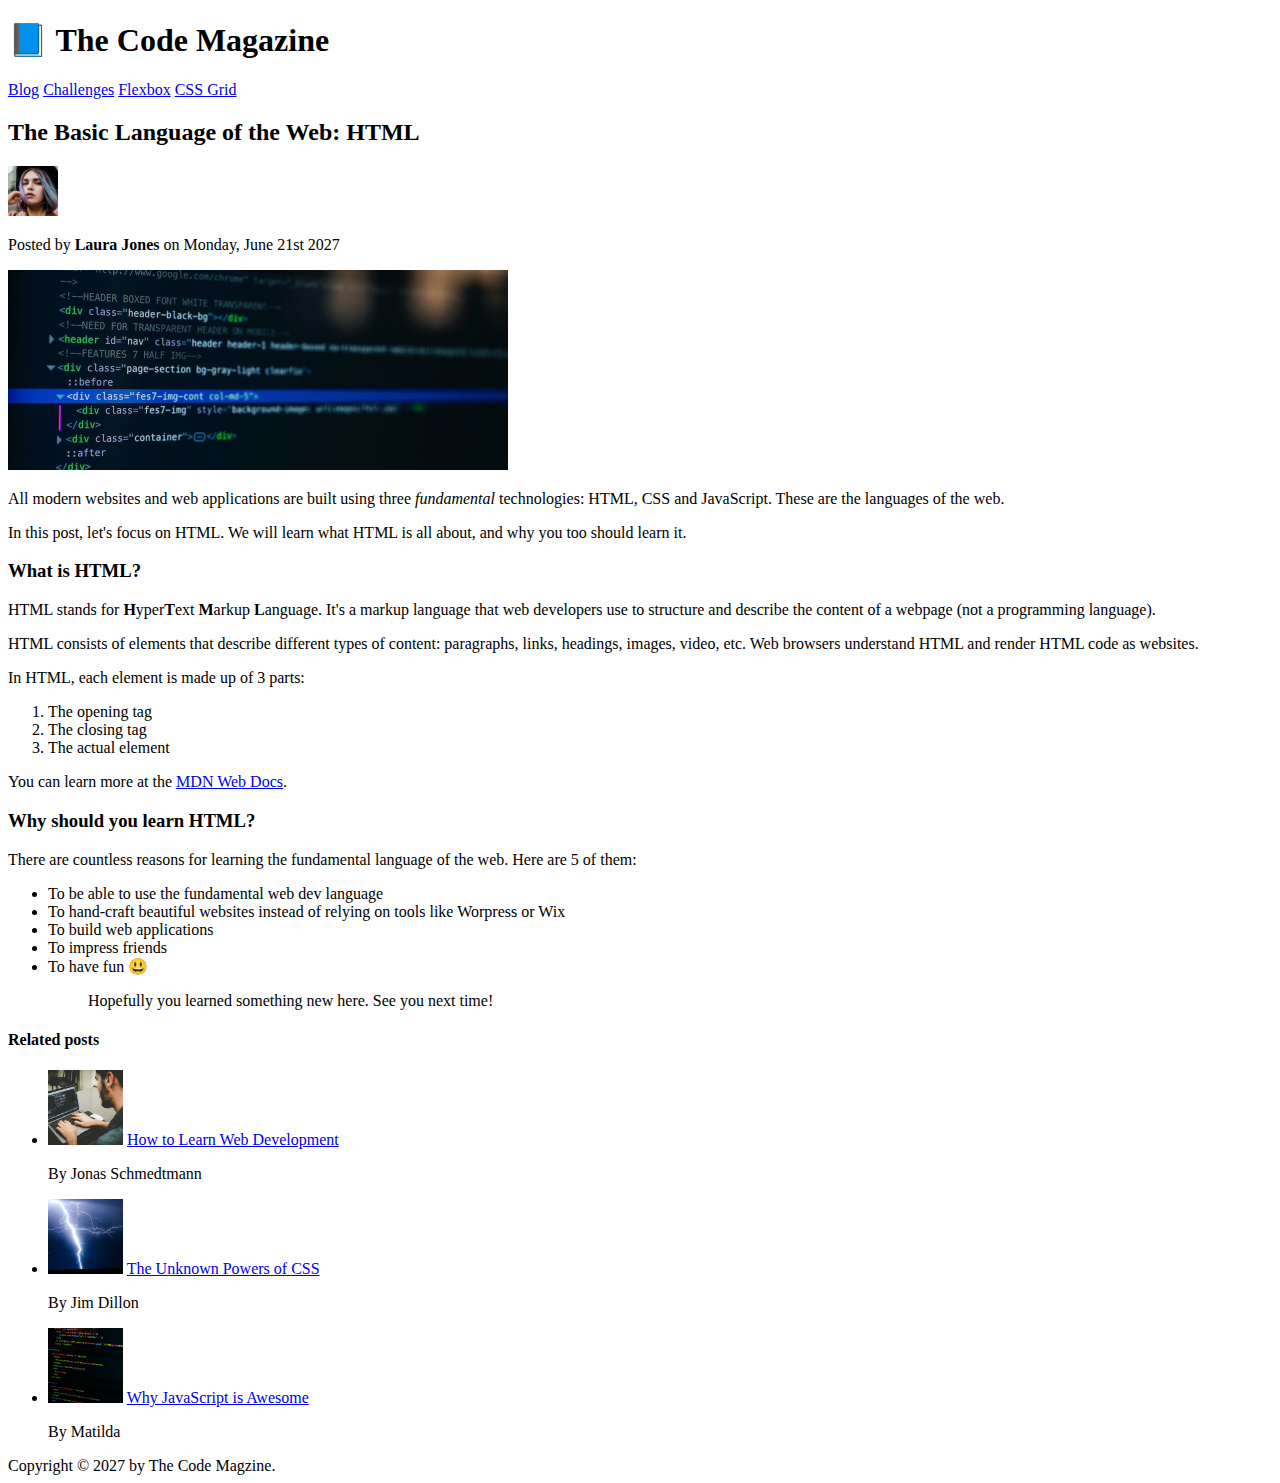
<file: starter/02-HTML-Fundamentals/index.html>
<!DOCTYPE html>
<html lang="en">
  <head>
    <meta charset="UTF-8" />
    <title>The Basic Language of the Web: HTML</title>
  </head>

  <body>
    <!--abcwefwe -->
    <header>
      <h1>📘 The Code Magazine</h1>
      <nav>
        <a href="blog.html">Blog</a>
        <a href="#">Challenges</a>
        <a href="#">Flexbox</a>
        <a href="#">CSS Grid</a>
      </nav>
    </header>
    <article>
      <header>
        <h2>The Basic Language of the Web: HTML</h2>
        <img src="img/laura-jones.jpg" alt="Headshot of Laura Jones" width="50" height="50"/>
        <p>Posted by <strong>Laura Jones</strong> on Monday, June 21st 2027</p>
        <img src="img/post-img.jpg" alt="HTML code on a screen" width="500" height="200" />

        <p>
          All modern websites and web applications are built using three
          <em>fundamental</em>
          technologies: HTML, CSS and JavaScript. These are the languages of the
          web.
        </p>
        <p>
          In this post, let's focus on HTML. We will learn what HTML is all about,
          and why you too should learn it.
        </p>
      </header>

      <h3>What is HTML?</h3>
      <p>
        HTML stands for <strong>H</strong>yper<strong>T</strong>ext
        <strong>M</strong>arkup <strong>L</strong>anguage. It's a markup language
        that web developers use to structure and describe the content of a webpage
        (not a programming language).
      </p>
      <p>
        HTML consists of elements that describe different types of content:
        paragraphs, links, headings, images, video, etc. Web browsers understand
        HTML and render HTML code as websites.
      </p>
      <p>In HTML, each element is made up of 3 parts:</p>
      <ol>
        <li>The opening tag</li>
        <li>The closing tag</li>
        <li>The actual element</li>
      </ol>
      <p>You can learn more at the <a href="https://developer.mozilla.org/en-US/docs/Web/HTML" target="_blank">MDN Web Docs</a>.</p>

      <h3>Why should you learn HTML?</h3>
      <p>
        There are countless reasons for learning the fundamental language of the
        web. Here are 5 of them:
      </p>
      <ul>
        <li>To be able to use the fundamental web dev language</li>
        <li>To hand-craft beautiful websites instead of relying on tools like Worpress or Wix</li>
        <li>To build web applications</li>
        <li>To impress friends</li>
        <li>To have fun 😃</li>
      <ul>
      <p>Hopefully you learned something new here. See you next time!</p>
    </article>
    <aside>
      <h4>Related posts</h4>
      <ul>
        <li>
          <img src="img/related-1.jpg" alt="Person programming" width="75"/>
          <a href="#">How to Learn Web Development</a>
          <p>By Jonas Schmedtmann</p>
        </li>
        <li>
          <img src="img/related-2.jpg" alt="JavaScript code on a screen" width="75"/>
          <a href="#">The Unknown Powers of CSS</a>
          <p>By Jim Dillon</p>
        </li>
        <li>
          <img src="img/related-3.jpg" alt="first related image" width="75"/>
          <a href="#">Why JavaScript is Awesome</a>
          <p>By Matilda</p>
        </li>
      </ul>
    </aside>
    <footer>
      Copyright &copy; 2027 by The Code Magzine.
    </footer>
      
  </body>
</html>
</file>
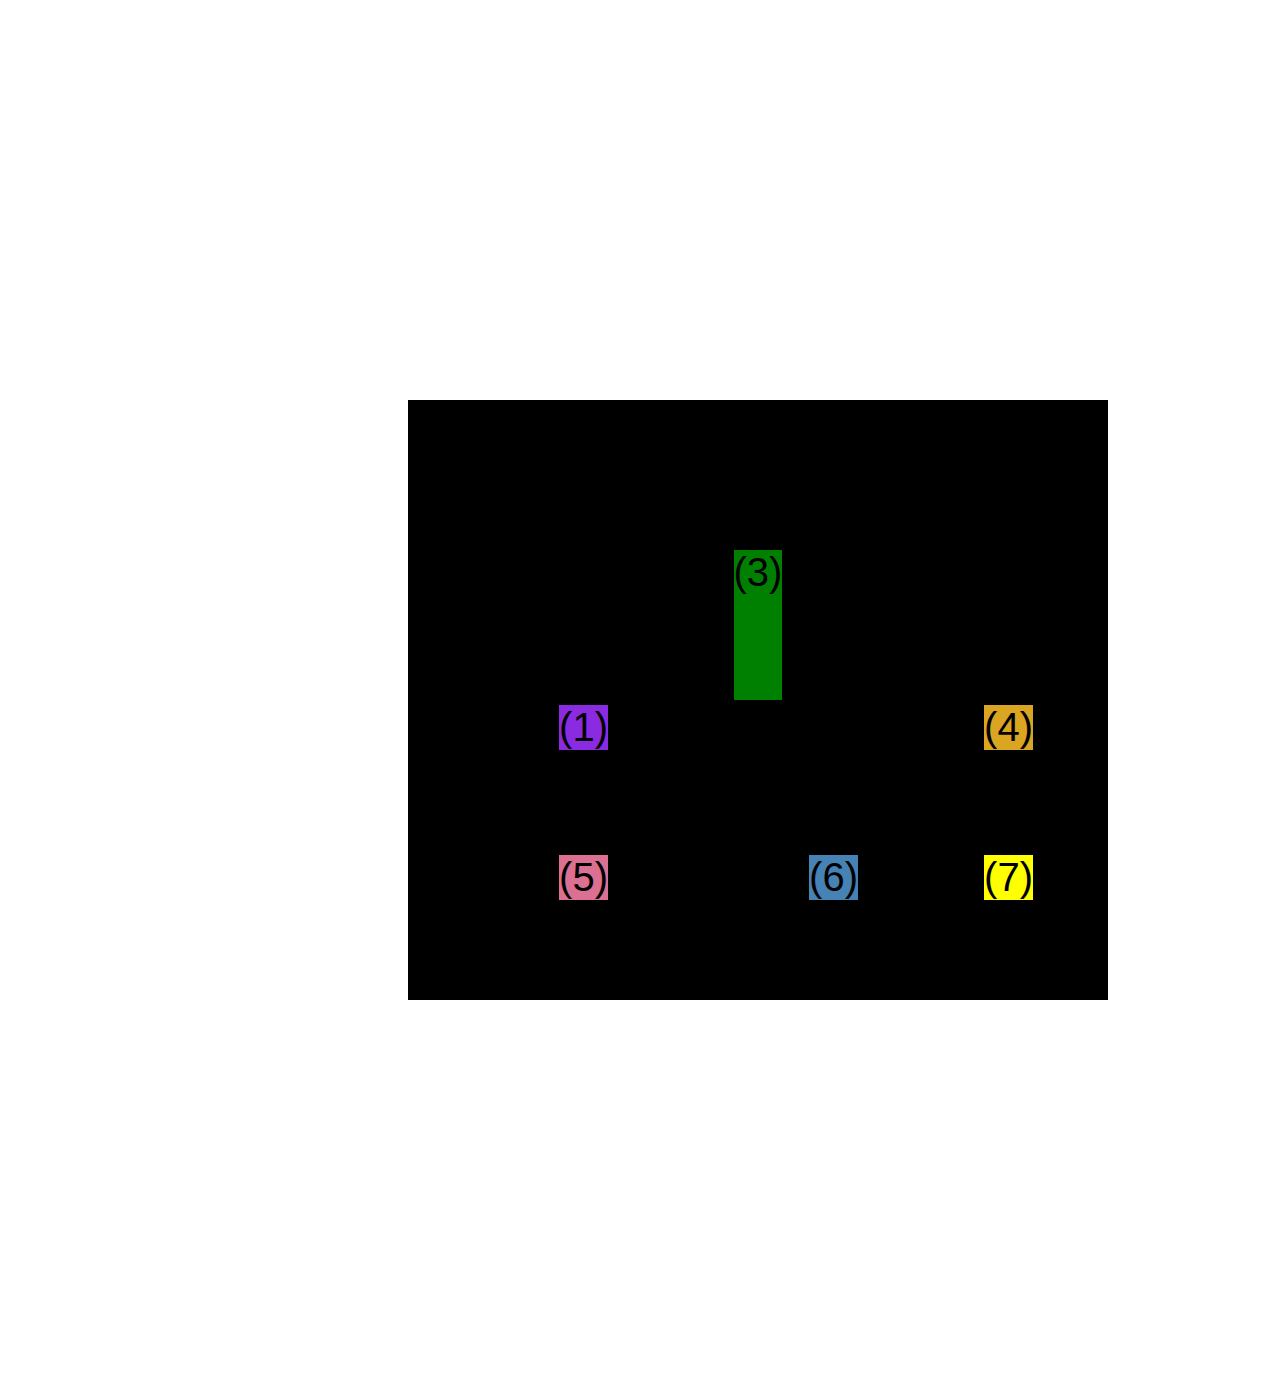
<file: starter/04-CSS-Layouts/css-grid.html>
<!DOCTYPE html>
<html lang="en">
  <head>
    <meta charset="UTF-8" />
    <meta http-equiv="X-UA-Compatible" content="IE=edge" />
    <meta name="viewport" content="width=device-width, initial-scale=1.0" />
    <title>CSS Grid</title>
    <style>
      .el--1 {
        background-color: blueviolet;
      }
      .el--2 {
        background-color: orangered;
      }
      .el--3 {
        background-color: green;
        height: 150px;
      }
      .el--4 {
        background-color: goldenrod;
      }
      .el--5 {
        background-color: palevioletred;
      }
      .el--6 {
        background-color: steelblue;
      }
      .el--7 {
        background-color: yellow;
      }
      .el--8 {
        background-color: crimson;
      }

      .container--1 {
        /* STARTER */

        font-family: sans-serif;
        background-color: #ddd;
        font-size: 30px;
        margin: 40px;

        /* CSS GRID */
        display: grid;
        grid-template-columns: repeat(4, 1fr);
        grid-template-rows: 1fr 1fr;
        /* height: 500px; */

        /* gap: 30px; */
        column-gap: 20px;
        row-gap: 40px;
        display: none;
      }

      .el--8 {
        grid-column: 2 / 3;
        /* grid-row: 1 / 4; */
        grid-row: 1/ 2;
      }

      .el--2 {
        /* grid-column: 1 / span 4; */
        /* grid-column: 1 / 5; */
        grid-column: 1 / -1;
        grid-row: 2;
      }

      .el--6 {
        /* grid-row: 3 / 4; */
      }

      .container--2 {
        /* display: none; */

        /* STARTER */
        font-family: sans-serif;
        background-color: black;
        font-size: 40px;
        margin: 400px;

        width: 700px;
        height: 600px;

        /* CSS GRID */
        display: grid;
        grid-template-columns: 125px 200px 125px;
        grid-template-rows: 250px 100px;
        gap: 50px;

        /* Aligning tracks inside container: distribute empty space */
        justify-content: center;
        /* justify-content: space-between; */

        align-content: center;
        /* Aligning items INSIDE cells: moving items around inside cells */
        align-items: end;
        justify-items: end;
      }

      .el--3 {
        align-self: center;
        justify-self: center;
      }
    </style>
  </head>
  <body>
    <div class="container--1">
      <div class="el el--1">(1) HTML</div>
      <div class="el el--2">(2) and</div>
      <div class="el el--3">(3) CSS</div>
      <div class="el el--4">(4) are</div>
      <div class="el el--5">(5) amazing</div>
      <div class="el el--6">(6) languages</div>
      <!-- <div class="el el--7">(7) to</div> -->
      <div class="el el--8">(8) learn</div>
    </div>

    <div class="container--2">
      <div class="el el--1">(1)</div>
      <div class="el el--3">(3)</div>
      <div class="el el--4">(4)</div>
      <div class="el el--5">(5)</div>
      <div class="el el--6">(6)</div>
      <div class="el el--7">(7)</div>
    </div>
  </body>
</html>
</file>
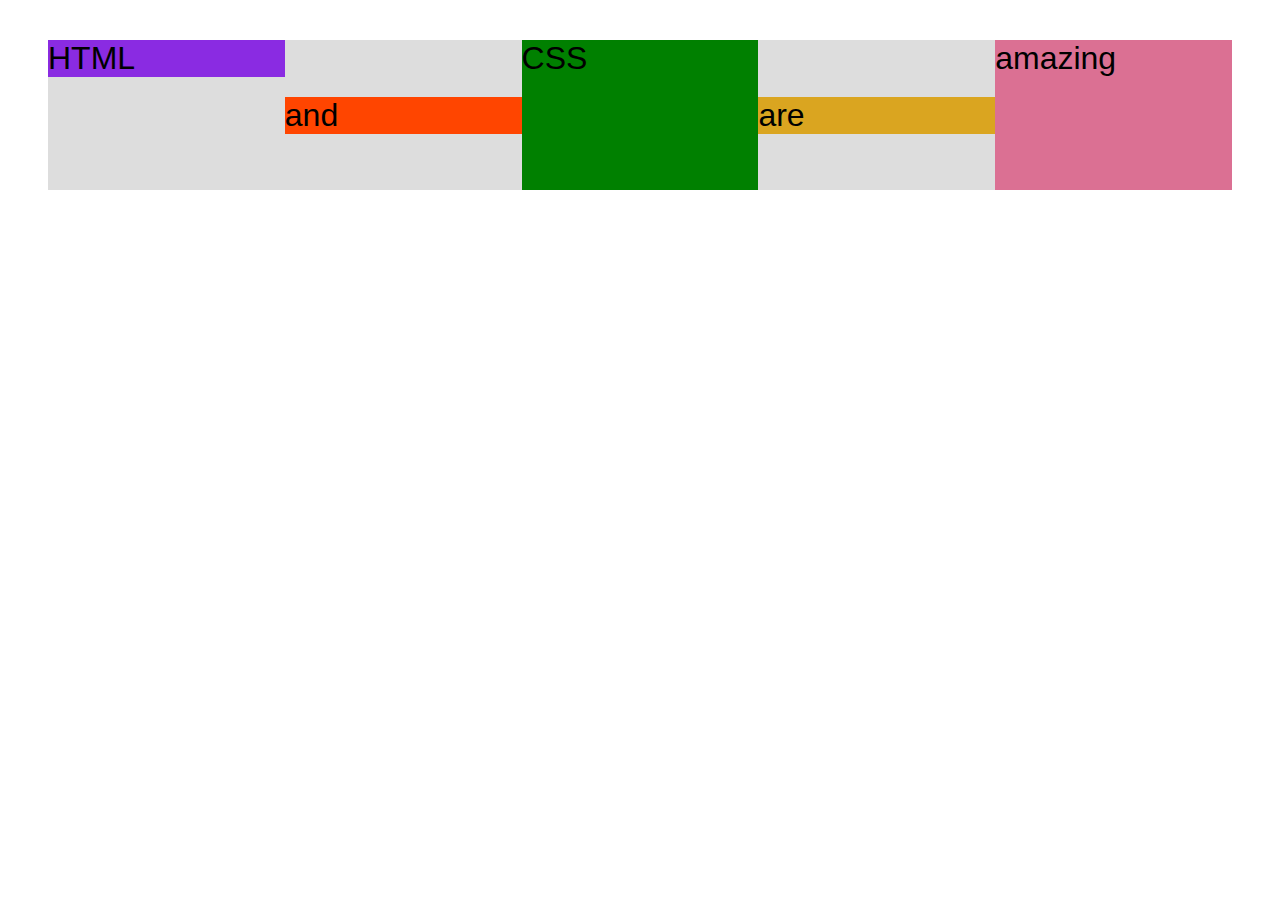
<file: starter/04-CSS-Layouts/flexbox.html>
<!DOCTYPE html>
<html lang="en">
  <head>
    <meta charset="UTF-8" />
    <meta http-equiv="X-UA-Compatible" content="IE=edge" />
    <meta name="viewport" content="width=device-width, initial-scale=1.0" />
    <title>Flexbox</title>
    <style>
      .el--1 {
        background-color: blueviolet;
      }
      .el--2 {
        background-color: orangered;
      }
      .el--3 {
        background-color: green;
        height: 150px;
      }
      .el--4 {
        background-color: goldenrod;
      }
      .el--5 {
        background-color: palevioletred;
      }
      .el--6 {
        background-color: steelblue;
      }
      .el--7 {
        background-color: yellow;
      }
      .el--8 {
        background-color: crimson;
      }

      .container {
        /* STARTER */
        font-family: sans-serif;
        background-color: #ddd;
        font-size: 32px;
        margin: 40px;

        /* FLEXBOX */
        display: flex;
        align-items: center;
        justify-content: flex-start;
        /* gap: 30px; */
      }

      .el {
        /* DEFAULTS:
        flex-grow: 0;
        flex-shrink: 1;
        flex-basis: auto;
        */
        /* flex-basis: 200px;
        flex-shrink: 0; */
        /* flex: 0 0 200px; */
        /* flex-grow: 1; */

        flex: 1;
      }

      .el--1 {
        align-self: flex-start;
        /* order: 2; */
        /* flex-grow: 2; */
      }

      .el--5 {
        align-self: stretch;
        order: 1;
      }

      .el--6 {
        order: -1;
      }
    </style>
  </head>
  <body>
    <div class="container">
      <div class="el el--1">HTML</div>
      <div class="el el--2">and</div>
      <div class="el el--3">CSS</div>
      <div class="el el--4">are</div>
      <div class="el el--5">amazing</div>
      <!-- <div class="el el--6">languages</div> -->
      <!-- <div class="el el--7">to</div>
      <div class="el el--8">learn</div> -->
    </div>
  </body>
</html>
</file>
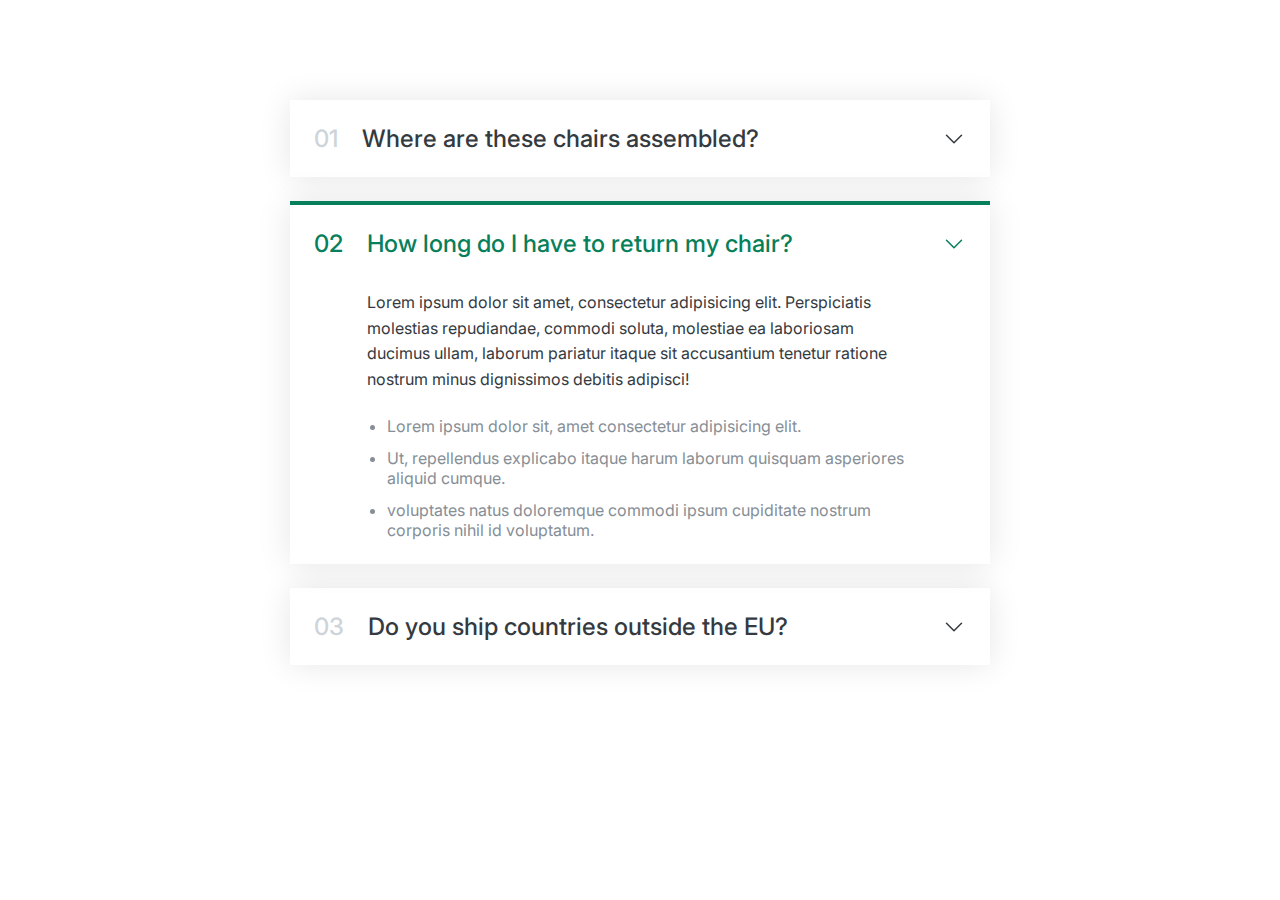
<file: starter/06-Components/01-accordion.html>
<!DOCTYPE html>
<html lang="en">
  <head>
    <meta charset="UTF-8" />
    <meta http-equiv="X-UA-Compatible" content="IE=edge" />
    <meta name="viewport" content="width=device-width, initial-scale=1.0" />
    <link rel="preconnect" href="https://fonts.googleapis.com" />
    <link rel="preconnect" href="https://fonts.gstatic.com" crossorigin />
    <link
      href="https://fonts.googleapis.com/css2?family=Inter:wght@400;500;700&display=swap"
      rel="stylesheet"
    />
    <title>Accordion Component</title>
    <style>
      /*
      SPACING SYSTEM (px)
      2 / 4 / 8 / 12 / 16 / 24 / 32 / 48 / 64 / 80 / 96 / 128

      FONT SIZE SYSTEM (px)
      10 / 12 / 14 / 16 / 18 / 20 / 24 / 30 / 36 / 44 / 52 / 62 / 74 / 86 / 98
      */

      /*
      MAIN COLOR: #087f5b
      GREY COLOR: #343a40
      */

      * {
        margin: 0;
        padding: 0;
        box-sizing: border-box;
      }
      body {
        font-family: "Inter", sans-serif;
        color: #343a40;
        /* line-height: 1; */
      }

      .accordion {
        width: 700px;
        margin: 100px auto;
        /* background-color: #343a40; */
      }

      .item {
        box-shadow: 0 0 32px rgba(0, 0, 0, 0.1);
        padding: 24px;
        display: grid;
        grid-template-columns: auto 1fr auto;
        column-gap: 24px;
        row-gap: 32px;
        align-items: center;
      }

      .number,
      .text {
        font-size: 24px;
        font-weight: 500;
        /* color: #087f5b; */
      }

      .number {
        color: #ced4da;
      }

      .icon {
        width: 24px;
        height: 24px;
        /* stroke: #087f5b; */
      }
      .hidden-box {
        grid-column: 2;
        display: none;
      }
      .hidden-box p {
        line-height: 1.6;
        margin-bottom: 24px;
      }
      .hidden-box ul {
        color: #868e96;
        margin-left: 20px;
        display: flex;
        flex-direction: column;
        gap: 12px;
      }

      .accordion {
        display: flex;
        flex-direction: column;
        gap: 24px;
      }

      .open {
        border-top: 4px solid #087f5b;
      }

      .open .hidden-box {
        display: block;
      }
      .open .text,
      .open .number {
        color: #087f5b;
      }
      .open .icon {
        stroke: #087f5b;
      }
    </style>
  </head>
  <body>
    <div class="accordion">
      <div class="item">
        <p class="number">01</p>
        <p class="text">Where are these chairs assembled?</p>
        <svg
          xmlns="http://www.w3.org/2000/svg"
          fill="none"
          viewBox="0 0 24 24"
          stroke-width="1.5"
          stroke="currentColor"
          class="icon"
        >
          <path
            stroke-linecap="round"
            stroke-linejoin="round"
            d="M19.5 8.25l-7.5 7.5-7.5-7.5"
          />
        </svg>
        <div class="hidden-box">
          <p>
            Lorem ipsum dolor sit amet, consectetur adipisicing elit.
            Perspiciatis molestias repudiandae, commodi soluta, molestiae ea
            laboriosam ducimus ullam, laborum pariatur itaque sit accusantium
            tenetur ratione nostrum minus dignissimos debitis adipisci!
          </p>
          <ul>
            <li>Lorem ipsum dolor sit, amet consectetur adipisicing elit.</li>
            <li>
              Ut, repellendus explicabo itaque harum laborum quisquam asperiores
              aliquid cumque.
            </li>
            <li>
              voluptates natus doloremque commodi ipsum cupiditate nostrum
              corporis nihil id voluptatum.
            </li>
          </ul>
        </div>
      </div>

      <div class="item open">
        <p class="number">02</p>
        <p class="text">How long do I have to return my chair?</p>
        <svg
          xmlns="http://www.w3.org/2000/svg"
          fill="none"
          viewBox="0 0 24 24"
          stroke-width="1.5"
          stroke="currentColor"
          class="icon"
        >
          <path
            stroke-linecap="round"
            stroke-linejoin="round"
            d="M19.5 8.25l-7.5 7.5-7.5-7.5"
          />
        </svg>
        <div class="hidden-box">
          <p>
            Lorem ipsum dolor sit amet, consectetur adipisicing elit.
            Perspiciatis molestias repudiandae, commodi soluta, molestiae ea
            laboriosam ducimus ullam, laborum pariatur itaque sit accusantium
            tenetur ratione nostrum minus dignissimos debitis adipisci!
          </p>
          <ul>
            <li>Lorem ipsum dolor sit, amet consectetur adipisicing elit.</li>
            <li>
              Ut, repellendus explicabo itaque harum laborum quisquam asperiores
              aliquid cumque.
            </li>
            <li>
              voluptates natus doloremque commodi ipsum cupiditate nostrum
              corporis nihil id voluptatum.
            </li>
          </ul>
        </div>
      </div>

      <div class="item">
        <p class="number">03</p>
        <p class="text">Do you ship countries outside the EU?</p>
        <svg
          xmlns="http://www.w3.org/2000/svg"
          fill="none"
          viewBox="0 0 24 24"
          stroke-width="1.5"
          stroke="currentColor"
          class="icon"
        >
          <path
            stroke-linecap="round"
            stroke-linejoin="round"
            d="M19.5 8.25l-7.5 7.5-7.5-7.5"
          />
        </svg>
        <div class="hidden-box">
          <p>
            Lorem ipsum dolor sit amet, consectetur adipisicing elit.
            Perspiciatis molestias repudiandae, commodi soluta, molestiae ea
            laboriosam ducimus ullam, laborum pariatur itaque sit accusantium
            tenetur ratione nostrum minus dignissimos debitis adipisci!
          </p>
          <ul>
            <li>Lorem ipsum dolor sit, amet consectetur adipisicing elit.</li>
            <li>
              Ut, repellendus explicabo itaque harum laborum quisquam asperiores
              aliquid cumque.
            </li>
            <li>
              voluptates natus doloremque commodi ipsum cupiditate nostrum
              corporis nihil id voluptatum.
            </li>
          </ul>
        </div>
      </div>
    </div>
  </body>
</html>
</file>
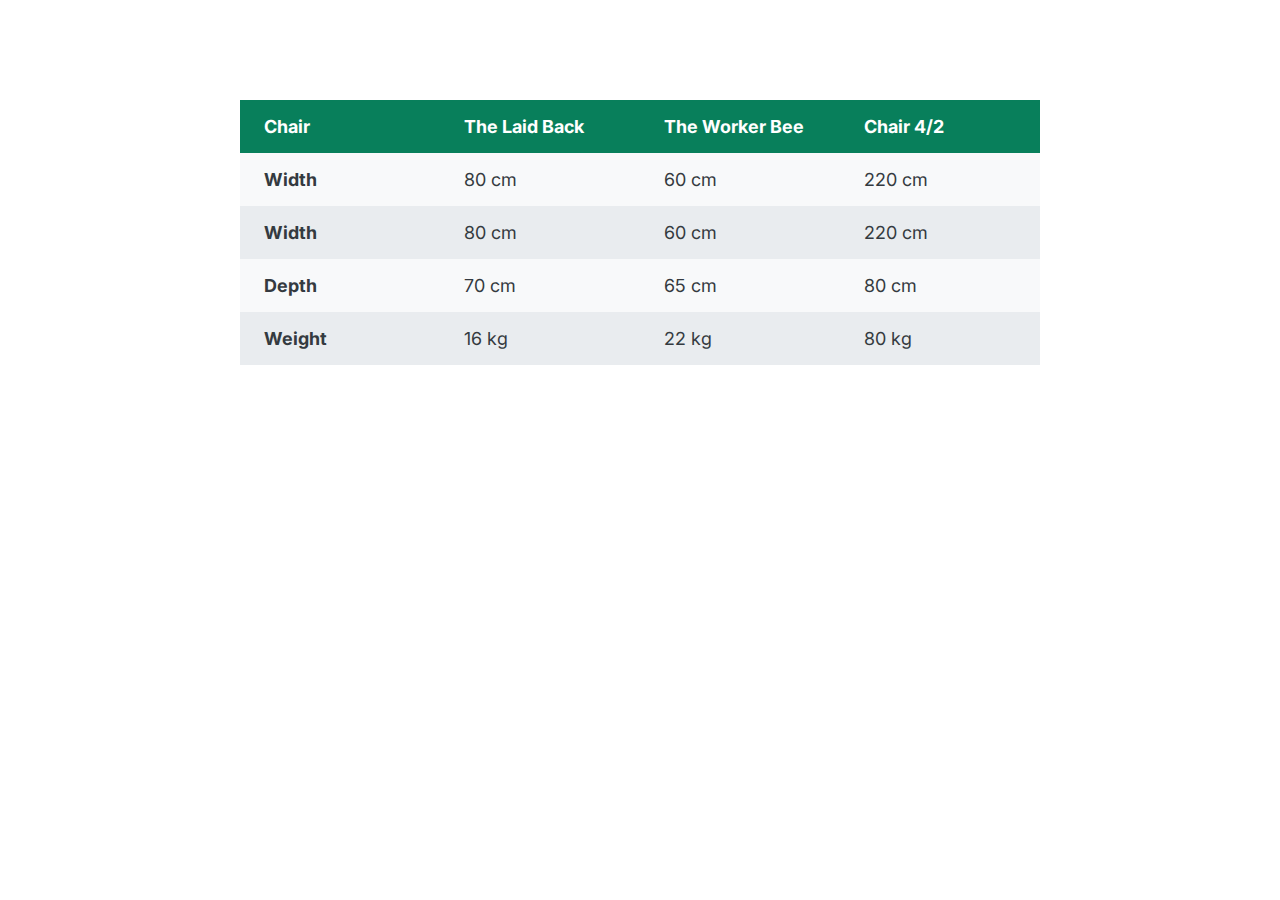
<file: starter/06-Components/03-table.html>
<!DOCTYPE html>
<html lang="en">
  <head>
    <meta charset="UTF-8" />
    <meta http-equiv="X-UA-Compatible" content="IE=edge" />
    <meta name="viewport" content="width=device-width, initial-scale=1.0" />
    <link rel="preconnect" href="https://fonts.googleapis.com" />
    <link rel="preconnect" href="https://fonts.gstatic.com" crossorigin />
    <link
      href="https://fonts.googleapis.com/css2?family=Inter:wght@400;500;700&display=swap"
      rel="stylesheet"
    />
    <title>Accordion Component</title>
    <style>
      /*
      SPACING SYSTEM (px)
      2 / 4 / 8 / 12 / 16 / 24 / 32 / 48 / 64 / 80 / 96 / 128

      FONT SIZE SYSTEM (px)
      10 / 12 / 14 / 16 / 18 / 20 / 24 / 30 / 36 / 44 / 52 / 62 / 74 / 86 / 98
      */

      /*
      MAIN COLOR: #087f5b
      GREY COLOR: #343a40
      */

      * {
        margin: 0;
        padding: 0;
        box-sizing: border-box;
      }
      body {
        font-family: "Inter", sans-serif;
        color: #343a40;
        /* line-height: 1; */
        display: flex;
        justify-content: center;
      }

      table {
        width: 800px;
        margin-top: 100px;
        /* border: 1px solid #343a40; */
        border-collapse: collapse;
        font-size: 18px;
      }

      th,
      td {
        /* border: 1px solid #343a40; */
        padding: 16px 24px;
        text-align: left;
      }

      thead th {
        background-color: #087f5b;
        color: #fff;
        width: 25%;
      }

      tbody tr:nth-child(odd) {
        background-color: #f8f9fa;
      }

      tbody tr:nth-child(even) {
        background-color: #e9ecef;
      }
    </style>
  </head>
  <body>
    <table>
      <thead>
        <tr>
          <th>Chair</th>
          <th>The Laid Back</th>
          <th>The Worker Bee</th>
          <th>Chair 4/2</th>
        </tr>
      </thead>
      <tbody>
        <tr>
          <th>Width</th>
          <td>80 cm</td>
          <td>60 cm</td>
          <td>220 cm</td>
        </tr>
        <tr>
          <th>Width</th>
          <td>80 cm</td>
          <td>60 cm</td>
          <td>220 cm</td>
        </tr>
        <tr>
          <th>Depth</th>
          <td>70 cm</td>
          <td>65 cm</td>
          <td>80 cm</td>
        </tr>
        <tr>
          <th>Weight</th>
          <td>16 kg</td>
          <td>22 kg</td>
          <td>80 kg</td>
        </tr>
      </tbody>
    </table>
  </body>
</html>
</file>
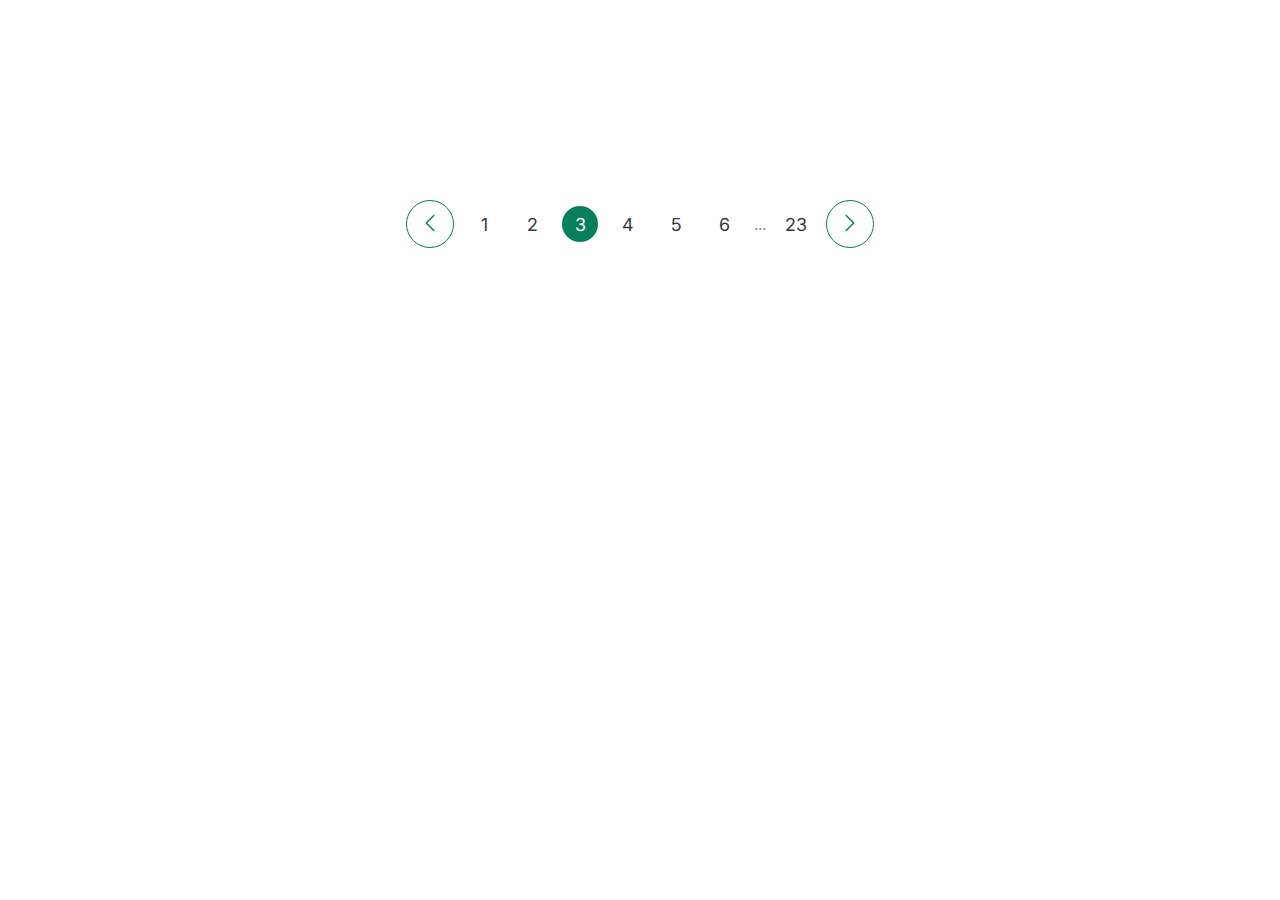
<file: starter/06-Components/04-pagination.html>
<!DOCTYPE html>
<html lang="en">
  <head>
    <meta charset="UTF-8" />
    <meta http-equiv="X-UA-Compatible" content="IE=edge" />
    <meta name="viewport" content="width=device-width, initial-scale=1.0" />
    <link rel="preconnect" href="https://fonts.googleapis.com" />
    <link rel="preconnect" href="https://fonts.gstatic.com" crossorigin />
    <link
      href="https://fonts.googleapis.com/css2?family=Inter:wght@400;500;700&display=swap"
      rel="stylesheet"
    />
    <title>Accordion Component</title>
    <style>
      /*
      SPACING SYSTEM (px)
      2 / 4 / 8 / 12 / 16 / 24 / 32 / 48 / 64 / 80 / 96 / 128

      FONT SIZE SYSTEM (px)
      10 / 12 / 14 / 16 / 18 / 20 / 24 / 30 / 36 / 44 / 52 / 62 / 74 / 86 / 98
      */

      /*
      MAIN COLOR: #087f5b
      GREY COLOR: #343a40
      */

      * {
        margin: 0;
        padding: 0;
        box-sizing: border-box;
      }
      body {
        font-family: "Inter", sans-serif;
        color: #343a40;
        /* line-height: 1; */
      }
    </style>
  </head>
  <body></body>
</html>
<!DOCTYPE html>
<html lang="en">
  <head>
    <meta charset="UTF-8" />
    <meta http-equiv="X-UA-Compatible" content="IE=edge" />
    <meta name="viewport" content="width=device-width, initial-scale=1.0" />
    <link rel="preconnect" href="https://fonts.googleapis.com" />
    <link rel="preconnect" href="https://fonts.gstatic.com" crossorigin />
    <link
      href="https://fonts.googleapis.com/css2?family=Inter:wght@400;500;700&display=swap"
      rel="stylesheet"
    />
    <title>Accordion Component</title>
    <style>
      /*
      SPACING SYSTEM (px)
      2 / 4 / 8 / 12 / 16 / 24 / 32 / 48 / 64 / 80 / 96 / 128

      FONT SIZE SYSTEM (px)
      10 / 12 / 14 / 16 / 18 / 20 / 24 / 30 / 36 / 44 / 52 / 62 / 74 / 86 / 98
      */

      /*
      MAIN COLOR: #087f5b
      GREY COLOR: #343a40
      */

      * {
        margin: 0;
        padding: 0;
        box-sizing: border-box;
      }
      body {
        font-family: "Inter", sans-serif;
        color: #343a40;
        /* line-height: 1; */
        display: flex;
        justify-content: center;
      }

      .pagination {
        display: flex;
        align-items: center;
        gap: 12px;
        margin-top: 200px;
      }

      .btn {
        border: 1px solid #087f5b;
        height: 48px;
        width: 48px;
        border-radius: 50%;
        background-color: #fff;
        cursor: pointer;
      }

      .btn:hover {
        background-color: #087f5b;
      }

      .btn:hover .btn-icon {
        stroke: white;
      }
      .btn-icon {
        height: 24px;
        width: 24px;
        stroke: #087f5b;
      }
      .page-link:link,
      .page-link:visited {
        font-size: 18px;
        color: #343a40;
        text-decoration: none;
        height: 36px;
        width: 36px;
        border-radius: 50%;
        display: flex;
        align-items: center;
        justify-content: center;
      }
      .page-link:hover,
      .page-link:active,
      .page-link.page-link--current {
        background-color: #087f5b;
        color: white;
      }
      .dots {
        color: #868e96;
      }
    </style>
  </head>
  <body>
    <div class="pagination">
      <button class="btn">
        <svg
          xmlns="http://www.w3.org/2000/svg"
          fill="none"
          viewBox="0 0 24 24"
          stroke-width="1.5"
          stroke="currentColor"
          class="btn-icon"
        >
          <path
            stroke-linecap="round"
            stroke-linejoin="round"
            d="M15.75 19.5L8.25 12l7.5-7.5"
          />
        </svg>
      </button>
      <a href="#" class="page-link">1</a>
      <a href="#" class="page-link">2</a>
      <a href="#" class="page-link page-link--current">3</a>
      <a href="#" class="page-link">4</a>
      <a href="#" class="page-link">5</a>
      <a href="#" class="page-link">6</a>
      <span class="dots">...</span>
      <a href="#" class="page-link">23</a>
      <button class="btn">
        <svg
          xmlns="http://www.w3.org/2000/svg"
          fill="none"
          viewBox="0 0 24 24"
          stroke-width="1.5"
          stroke="currentColor"
          class="btn-icon"
        >
          <path
            stroke-linecap="round"
            stroke-linejoin="round"
            d="M8.25 4.5l7.5 7.5-7.5 7.5"
          />
        </svg>
      </button>
    </div>
  </body>
</html>
</file>
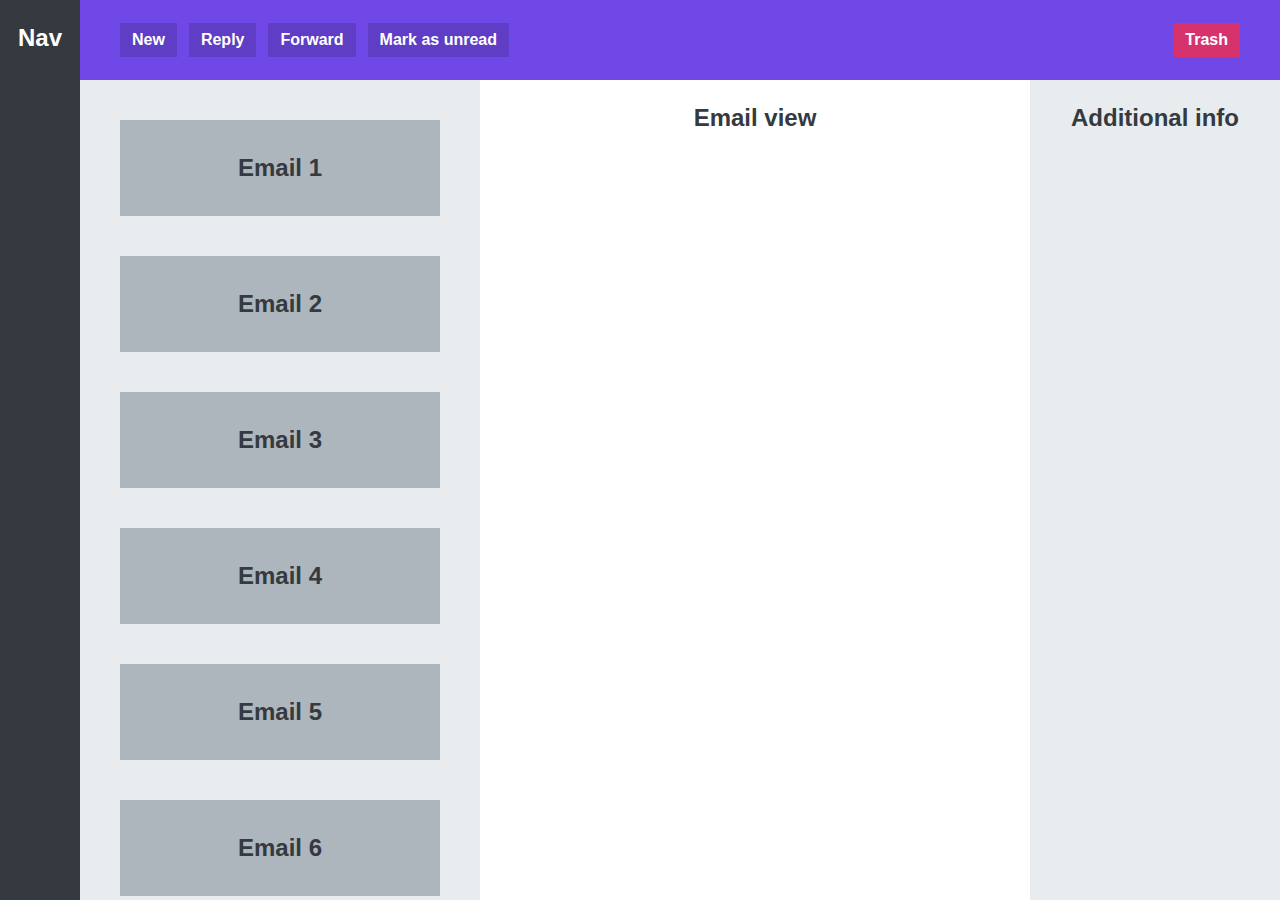
<file: starter/06-Components/06-app-layout.html>
<!DOCTYPE html>
<html lang="en">
  <head>
    <meta charset="UTF-8" />
    <meta http-equiv="X-UA-Compatible" content="IE=edge" />
    <meta name="viewport" content="width=device-width, initial-scale=1.0" />
    <title>App Layout</title>
    <style>
      * {
        margin: 0;
        padding: 0;
        box-sizing: border-box;
      }

      body {
        font-family: sans-serif;
        color: #343a40;
        font-size: 24px;
        text-align: center;
        font-weight: bold;

        display: grid;
        grid-template-columns: 80px 400px 1fr 250px;
        grid-template-rows: 80px 1fr;
        height: 100vh;
      }

      nav,
      section,
      main,
      aside {
        padding-top: 24px;
      }

      nav {
        background-color: #343a40;
        color: white;
        grid-row: 1 / -1;
      }

      menu {
        background-color: #7048e8;
        grid-column: 2 / -1;
        display: flex;
        align-items: center;
        gap: 12px;
        padding: 0 40px;
      }

      button {
        display: inline-block;
        font-size: 16px;
        font-weight: bold;
        background-color: #5f3dc4;
        border: none;
        cursor: pointer;
        color: #fff;
        padding: 8px 12px;
      }

      button:last-child {
        background-color: #d6336c;
        margin-left: auto;
      }

      section {
        background-color: #e9ecef;
        padding: 40px;

        display: flex;
        gap: 40px;
        flex-direction: column;
        overflow: scroll;
      }

      .email {
        background-color: #adb5bd;
        height: 96px;
        flex-shrink: 0;

        display: flex;
        align-items: center;
        justify-content: center;
      }

      aside {
        background-color: #e9ecef;
      }
    </style>
  </head>
  <body>
    <nav>Nav</nav>
    <menu>
      <button>New</button>
      <button>Reply</button>
      <button>Forward</button>
      <button>Mark as unread</button>
      <button>Trash</button>
    </menu>
    <section>
      <div class="email">Email 1</div>
      <div class="email">Email 2</div>
      <div class="email">Email 3</div>
      <div class="email">Email 4</div>
      <div class="email">Email 5</div>
      <div class="email">Email 6</div>
      <div class="email">Email 7</div>
      <div class="email">Email 8</div>
      <div class="email">Email 9</div>
      <div class="email">Email 10</div>
    </section>
    <main>Email view</main>
    <aside>Additional info</aside>
  </body>
</html>
</file>
